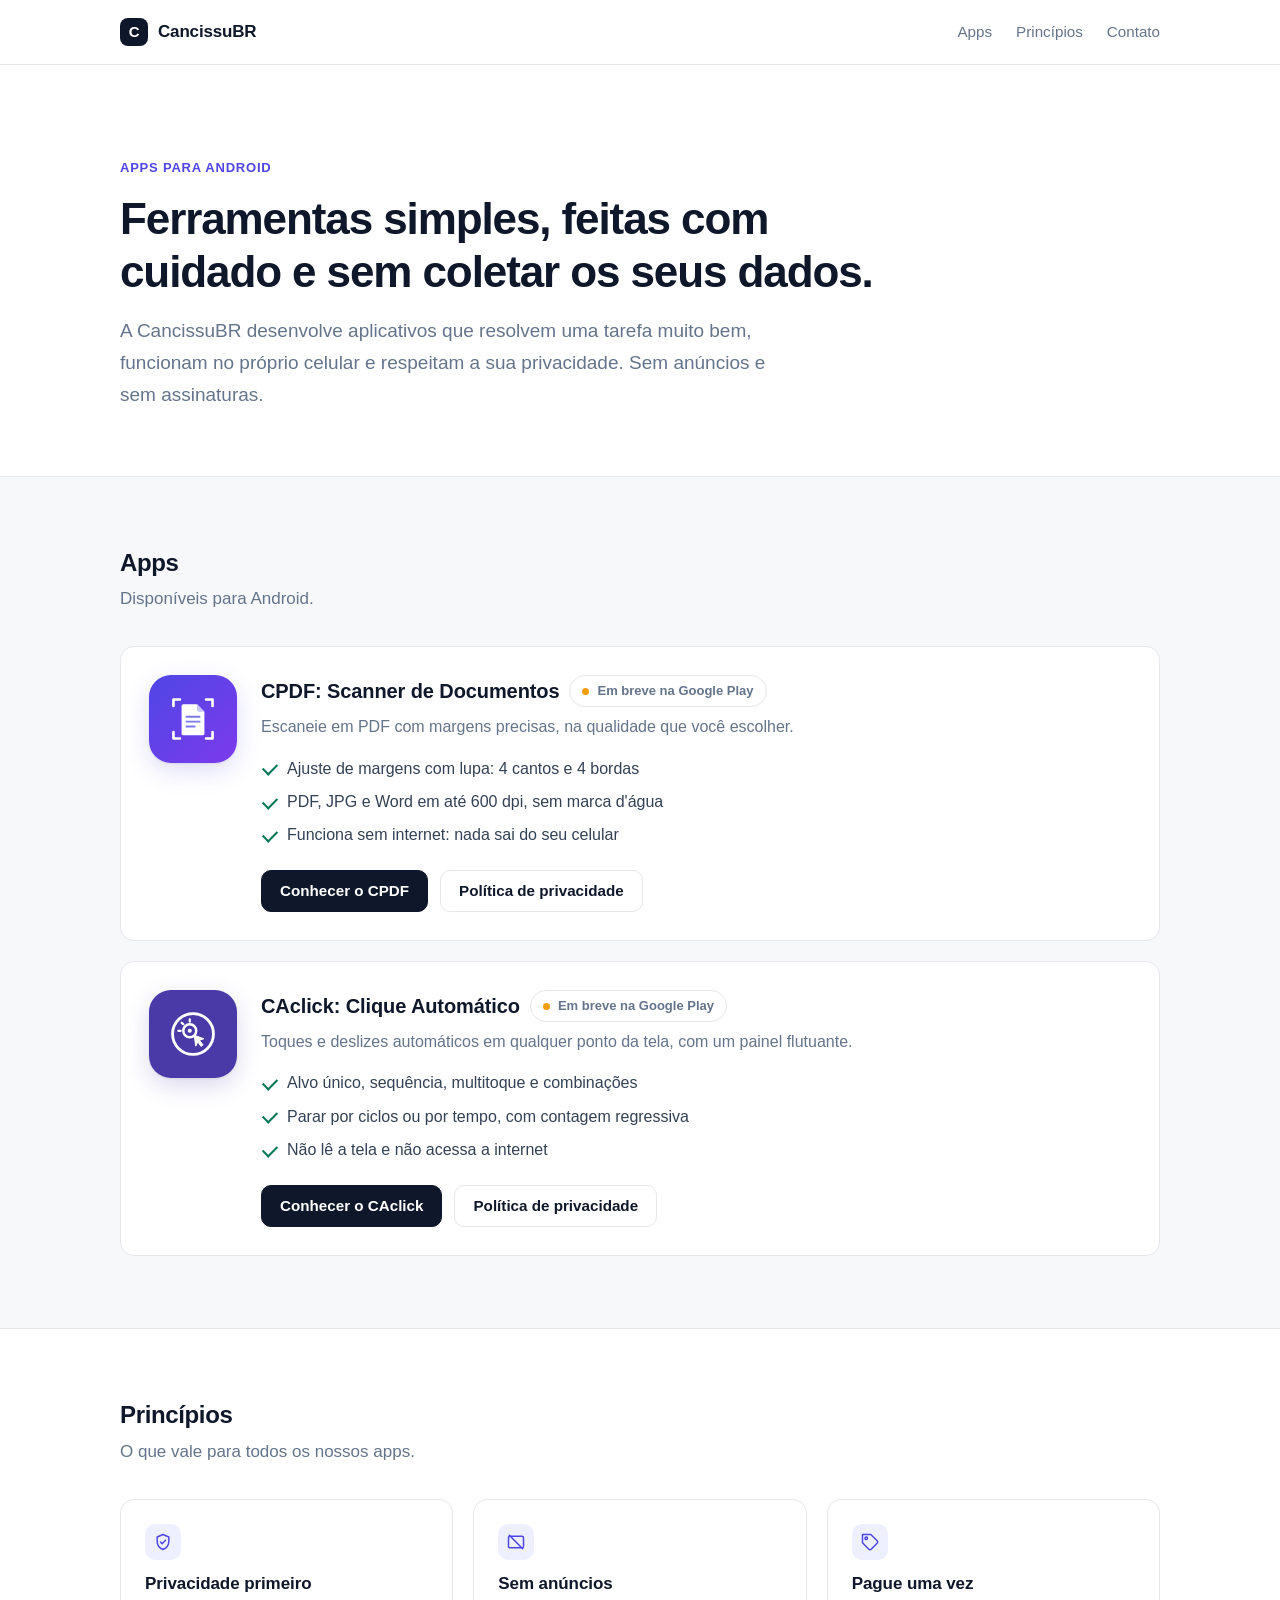
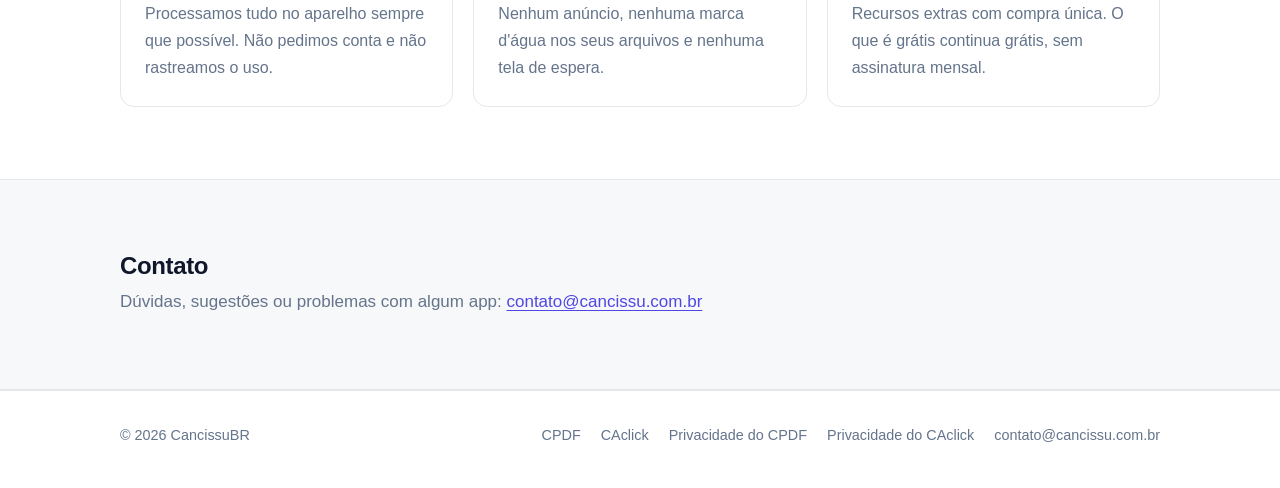
<file: index.html>
<!doctype html>
<html lang="pt-BR">
<head>
<meta charset="utf-8">
<meta name="viewport" content="width=device-width, initial-scale=1, viewport-fit=cover">
<title>CancissuBR · Apps para Android</title>
<meta name="description" content="Apps para Android feitos pela CancissuBR: sem anúncios, sem coleta de dados e com pagamento único.">
<link rel="canonical" href="https://apps.cancissu.com.br/">
<link rel="icon" href="/assets/favicon.svg" type="image/svg+xml">
<link rel="stylesheet" href="/assets/site.css">
</head>
<body>
<header class="site-header">
  <div class="wrap">
    <a class="brand" href="/"><span class="brand-mark">C</span>CancissuBR</a>
    <nav class="nav" aria-label="Principal">
      <a href="/#apps">Apps</a>
      <a href="/#principios">Princípios</a>
      <a href="/#contato">Contato</a>
    </nav>
  </div>
</header>

<main>
  <section class="hero">
    <div class="wrap">
      <span class="eyebrow">Apps para Android</span>
      <h1>Ferramentas simples, feitas com cuidado e sem coletar os seus dados.</h1>
      <p class="lead">A CancissuBR desenvolve aplicativos que resolvem uma tarefa muito bem, funcionam no próprio celular e respeitam a sua privacidade. Sem anúncios e sem assinaturas.</p>
    </div>
  </section>

  <section class="section section-soft" id="apps">
    <div class="wrap">
      <div class="section-head">
        <h2>Apps</h2>
        <p>Disponíveis para Android.</p>
      </div>
      <article class="card app-card">
        <img class="app-icon" src="/assets/cpdf-icon.svg" alt="Ícone do CPDF" width="88" height="88">
        <div>
          <div style="display:flex;flex-wrap:wrap;gap:10px;align-items:center">
            <h3 style="font-size:1.25rem">CPDF: Scanner de Documentos</h3>
            <span class="pill"><span class="dot"></span>Em breve na Google Play</span>
          </div>
          <p style="margin-top:6px">Escaneie em PDF com margens precisas, na qualidade que você escolher.</p>
          <ul>
            <li>Ajuste de margens com lupa: 4 cantos e 4 bordas</li>
            <li>PDF, JPG e Word em até 600 dpi, sem marca d'água</li>
            <li>Funciona sem internet: nada sai do seu celular</li>
          </ul>
          <div class="actions">
            <a class="btn btn-primary" href="/cpdf/">Conhecer o CPDF</a>
            <a class="btn" href="/cpdf/privacidade/">Política de privacidade</a>
          </div>
        </div>
      </article>
      <article class="card app-card" style="margin-top:20px">
        <img class="app-icon" src="/assets/caclick-icon.svg" alt="Ícone do CAclick" width="88" height="88" style="box-shadow:0 1px 2px rgba(15,23,42,.08),0 8px 24px rgba(74,58,168,.2)">
        <div>
          <div style="display:flex;flex-wrap:wrap;gap:10px;align-items:center">
            <h3 style="font-size:1.25rem">CAclick: Clique Automático</h3>
            <span class="pill"><span class="dot"></span>Em breve na Google Play</span>
          </div>
          <p style="margin-top:6px">Toques e deslizes automáticos em qualquer ponto da tela, com um painel flutuante.</p>
          <ul>
            <li>Alvo único, sequência, multitoque e combinações</li>
            <li>Parar por ciclos ou por tempo, com contagem regressiva</li>
            <li>Não lê a tela e não acessa a internet</li>
          </ul>
          <div class="actions">
            <a class="btn btn-primary" href="/caclick/">Conhecer o CAclick</a>
            <a class="btn" href="/caclick/privacidade/">Política de privacidade</a>
          </div>
        </div>
      </article>
    </div>
  </section>

  <section class="section" id="principios">
    <div class="wrap">
      <div class="section-head">
        <h2>Princípios</h2>
        <p>O que vale para todos os nossos apps.</p>
      </div>
      <div class="grid grid-3">
        <div class="card">
          <div class="icon-line" aria-hidden="true"><svg viewBox="0 0 24 24" fill="none" stroke="currentColor" stroke-width="1.8" stroke-linecap="round" stroke-linejoin="round"><path d="M12 3l7 3v5c0 4.5-3 8.3-7 10-4-1.7-7-5.5-7-10V6z"/><path d="M9 12l2 2 4-4"/></svg></div>
          <h3>Privacidade primeiro</h3>
          <p>Processamos tudo no aparelho sempre que possível. Não pedimos conta e não rastreamos o uso.</p>
        </div>
        <div class="card">
          <div class="icon-line" aria-hidden="true"><svg viewBox="0 0 24 24" fill="none" stroke="currentColor" stroke-width="1.8" stroke-linecap="round" stroke-linejoin="round"><rect x="3" y="5" width="18" height="14" rx="2"/><path d="M4 4l16 16"/></svg></div>
          <h3>Sem anúncios</h3>
          <p>Nenhum anúncio, nenhuma marca d'água nos seus arquivos e nenhuma tela de espera.</p>
        </div>
        <div class="card">
          <div class="icon-line" aria-hidden="true"><svg viewBox="0 0 24 24" fill="none" stroke="currentColor" stroke-width="1.8" stroke-linecap="round" stroke-linejoin="round"><path d="M20.6 13.4l-7.2 7.2a2 2 0 0 1-2.8 0L3 13V3h10l7.6 7.6a2 2 0 0 1 0 2.8z"/><circle cx="7.5" cy="7.5" r="1.5"/></svg></div>
          <h3>Pague uma vez</h3>
          <p>Recursos extras com compra única. O que é grátis continua grátis, sem assinatura mensal.</p>
        </div>
      </div>
    </div>
  </section>

  <section class="section section-soft" id="contato">
    <div class="wrap">
      <div class="section-head" style="margin-bottom:0">
        <h2>Contato</h2>
        <p>Dúvidas, sugestões ou problemas com algum app: <a href="mailto:contato@cancissu.com.br">contato@cancissu.com.br</a></p>
      </div>
    </div>
  </section>
</main>

<footer class="site-footer">
  <div class="wrap">
    <span>© 2026 CancissuBR</span>
    <nav aria-label="Rodapé">
      <a href="/cpdf/">CPDF</a>
      <a href="/caclick/">CAclick</a>
      <a href="/cpdf/privacidade/">Privacidade do CPDF</a>
      <a href="/caclick/privacidade/">Privacidade do CAclick</a>
      <a href="mailto:contato@cancissu.com.br">contato@cancissu.com.br</a>
    </nav>
  </div>
</footer>
</body>
</html>
</file>
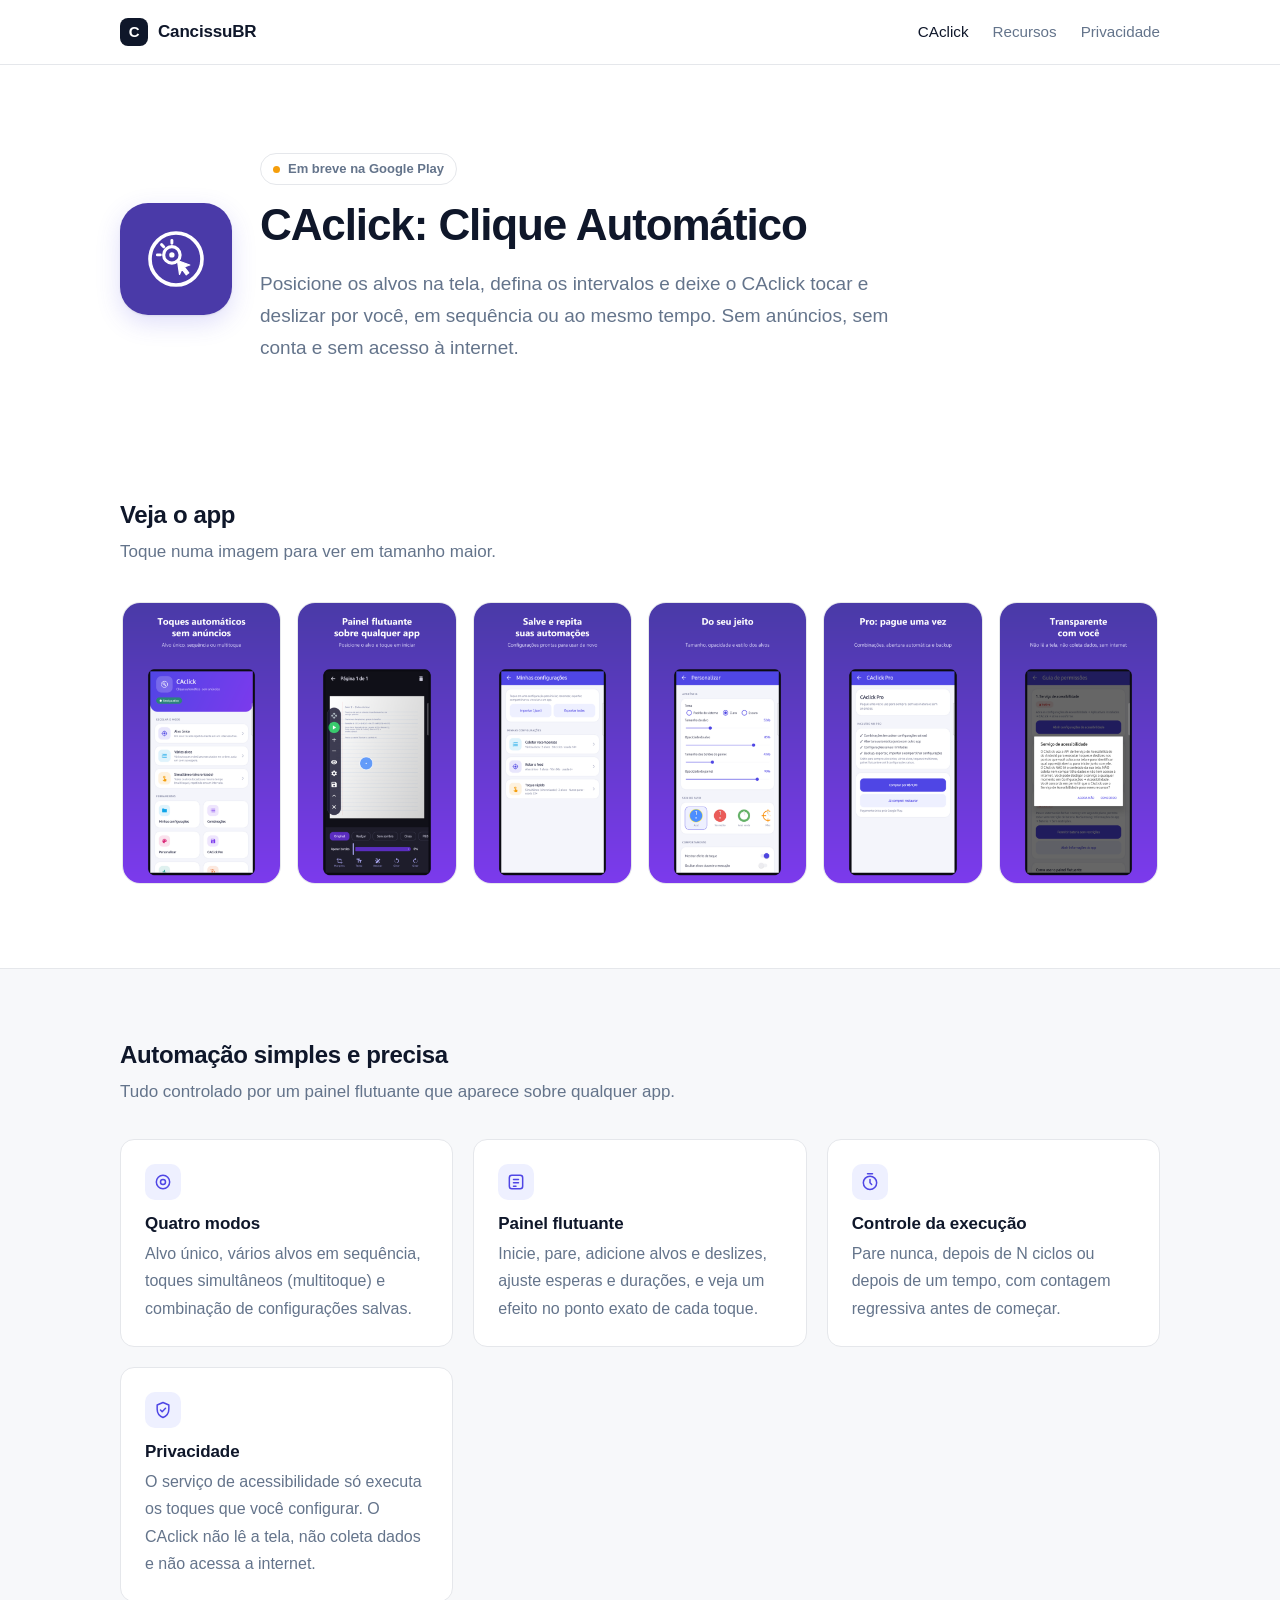
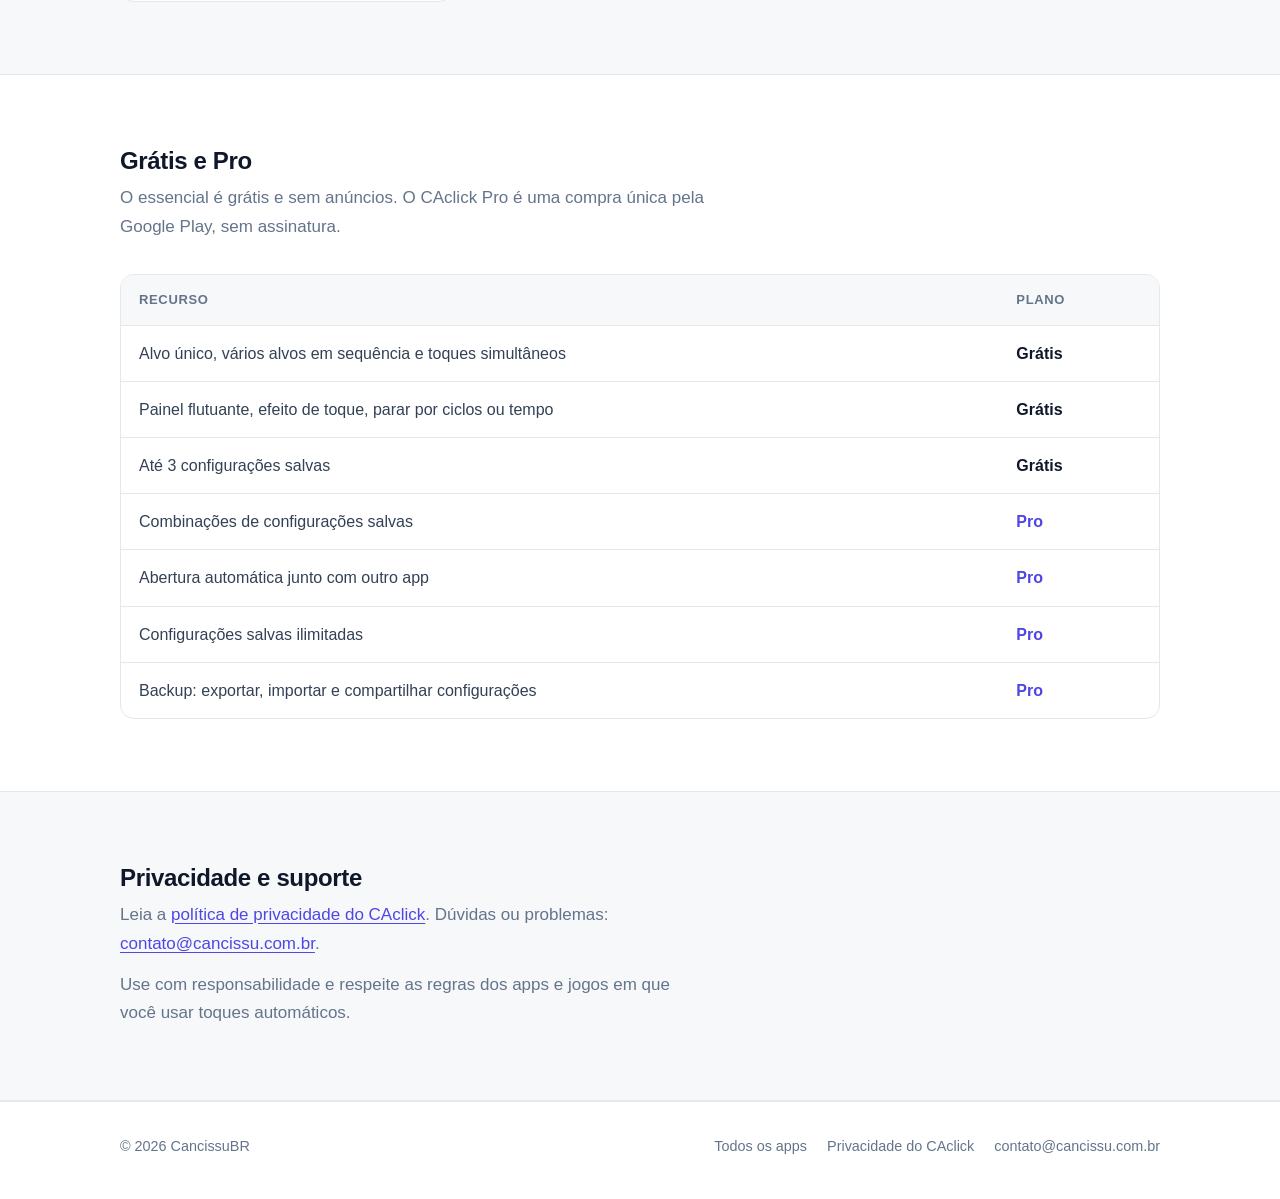
<file: caclick/index.html>
<!doctype html>
<html lang="pt-BR">
<head>
<meta charset="utf-8">
<meta name="viewport" content="width=device-width, initial-scale=1, viewport-fit=cover">
<title>CAclick · Clique Automático</title>
<meta name="description" content="CAclick: toques e deslizes automáticos na tela do Android. Sem anúncios, sem conta e sem internet.">
<link rel="canonical" href="https://apps.cancissu.com.br/caclick/">
<link rel="icon" href="/assets/caclick-icon.svg" type="image/svg+xml">
<link rel="stylesheet" href="/assets/site.css">
</head>
<body>
<header class="site-header">
  <div class="wrap">
    <a class="brand" href="/"><span class="brand-mark">C</span>CancissuBR</a>
    <nav class="nav" aria-label="Principal">
      <a href="/caclick/" aria-current="page">CAclick</a>
      <a href="/caclick/#recursos">Recursos</a>
      <a href="/caclick/privacidade/">Privacidade</a>
    </nav>
  </div>
</header>

<main>
  <section class="hero">
    <div class="wrap hero-app">
      <img class="app-icon" src="/assets/caclick-icon.svg" alt="Ícone do CAclick" width="112" height="112">
      <div>
        <span class="pill"><span class="dot"></span>Em breve na Google Play</span>
        <h1 style="margin-top:14px">CAclick: Clique Automático</h1>
        <p class="lead">Posicione os alvos na tela, defina os intervalos e deixe o CAclick tocar e deslizar por você, em sequência ou ao mesmo tempo. Sem anúncios, sem conta e sem acesso à internet.</p>
      </div>
    </div>
  </section>

  <section class="section" id="veja">
    <div class="wrap">
      <div class="section-head">
        <h2>Veja o app</h2>
        <p>Toque numa imagem para ver em tamanho maior.</p>
      </div>
      <div class="gallery">
        <a href="/assets/caclick/claro/tela_01.png" data-dark="/assets/caclick/tela_01.png"><picture><source media="(prefers-color-scheme: dark)" srcset="/assets/caclick/tela_01_540.png"><img src="/assets/caclick/claro/tela_01_540.png" alt="Tela inicial com o serviço ativo" width="540" height="960" loading="lazy"></picture></a>
        <a href="/assets/caclick/claro/tela_02.png" data-dark="/assets/caclick/tela_02.png"><picture><source media="(prefers-color-scheme: dark)" srcset="/assets/caclick/tela_02_540.png"><img src="/assets/caclick/claro/tela_02_540.png" alt="Painel flutuante com alvo" width="540" height="960" loading="lazy"></picture></a>
        <a href="/assets/caclick/claro/tela_03.png" data-dark="/assets/caclick/tela_03.png"><picture><source media="(prefers-color-scheme: dark)" srcset="/assets/caclick/tela_03_540.png"><img src="/assets/caclick/claro/tela_03_540.png" alt="Configurações salvas" width="540" height="960" loading="lazy"></picture></a>
        <a href="/assets/caclick/claro/tela_04.png" data-dark="/assets/caclick/tela_04.png"><picture><source media="(prefers-color-scheme: dark)" srcset="/assets/caclick/tela_04_540.png"><img src="/assets/caclick/claro/tela_04_540.png" alt="Personalizar tema e alvos" width="540" height="960" loading="lazy"></picture></a>
        <a href="/assets/caclick/claro/tela_05.png" data-dark="/assets/caclick/tela_05.png"><picture><source media="(prefers-color-scheme: dark)" srcset="/assets/caclick/tela_05_540.png"><img src="/assets/caclick/claro/tela_05_540.png" alt="Tela inicial no modo escuro" width="540" height="960" loading="lazy"></picture></a>
        <a href="/assets/caclick/claro/tela_06.png" data-dark="/assets/caclick/tela_06.png"><picture><source media="(prefers-color-scheme: dark)" srcset="/assets/caclick/tela_06_540.png"><img src="/assets/caclick/claro/tela_06_540.png" alt="CAclick Pro" width="540" height="960" loading="lazy"></picture></a>
      </div>
    </div>
  </section>

  <section class="section section-soft" id="recursos">
    <div class="wrap">
      <div class="section-head">
        <h2>Automação simples e precisa</h2>
        <p>Tudo controlado por um painel flutuante que aparece sobre qualquer app.</p>
      </div>
      <div class="grid grid-2">
        <div class="card">
          <div class="icon-line" aria-hidden="true"><svg viewBox="0 0 24 24" fill="none" stroke="currentColor" stroke-width="1.8" stroke-linecap="round" stroke-linejoin="round"><circle cx="12" cy="12" r="8"/><circle cx="12" cy="12" r="3"/></svg></div>
          <h3>Quatro modos</h3>
          <p>Alvo único, vários alvos em sequência, toques simultâneos (multitoque) e combinação de configurações salvas.</p>
        </div>
        <div class="card">
          <div class="icon-line" aria-hidden="true"><svg viewBox="0 0 24 24" fill="none" stroke="currentColor" stroke-width="1.8" stroke-linecap="round" stroke-linejoin="round"><rect x="4" y="4" width="16" height="16" rx="3"/><path d="M9 9h6M9 13h6M9 17h3"/></svg></div>
          <h3>Painel flutuante</h3>
          <p>Inicie, pare, adicione alvos e deslizes, ajuste esperas e durações, e veja um efeito no ponto exato de cada toque.</p>
        </div>
        <div class="card">
          <div class="icon-line" aria-hidden="true"><svg viewBox="0 0 24 24" fill="none" stroke="currentColor" stroke-width="1.8" stroke-linecap="round" stroke-linejoin="round"><circle cx="12" cy="13" r="8"/><path d="M12 9v4l2 2M9 2h6"/></svg></div>
          <h3>Controle da execução</h3>
          <p>Pare nunca, depois de N ciclos ou depois de um tempo, com contagem regressiva antes de começar.</p>
        </div>
        <div class="card">
          <div class="icon-line" aria-hidden="true"><svg viewBox="0 0 24 24" fill="none" stroke="currentColor" stroke-width="1.8" stroke-linecap="round" stroke-linejoin="round"><path d="M12 3l7 3v5c0 4.5-3 8.3-7 10-4-1.7-7-5.5-7-10V6z"/><path d="M9 12l2 2 4-4"/></svg></div>
          <h3>Privacidade</h3>
          <p>O serviço de acessibilidade só executa os toques que você configurar. O CAclick não lê a tela, não coleta dados e não acessa a internet.</p>
        </div>
      </div>
    </div>
  </section>

  <section class="section" id="planos">
    <div class="wrap">
      <div class="section-head">
        <h2>Grátis e Pro</h2>
        <p>O essencial é grátis e sem anúncios. O CAclick Pro é uma compra única pela Google Play, sem assinatura.</p>
      </div>
      <div class="table-wrap">
        <table>
          <thead><tr><th scope="col">Recurso</th><th scope="col">Plano</th></tr></thead>
          <tbody>
            <tr><td>Alvo único, vários alvos em sequência e toques simultâneos</td><td class="plan">Grátis</td></tr>
            <tr><td>Painel flutuante, efeito de toque, parar por ciclos ou tempo</td><td class="plan">Grátis</td></tr>
            <tr><td>Até 3 configurações salvas</td><td class="plan">Grátis</td></tr>
            <tr><td>Combinações de configurações salvas</td><td class="plan pro">Pro</td></tr>
            <tr><td>Abertura automática junto com outro app</td><td class="plan pro">Pro</td></tr>
            <tr><td>Configurações salvas ilimitadas</td><td class="plan pro">Pro</td></tr>
            <tr><td>Backup: exportar, importar e compartilhar configurações</td><td class="plan pro">Pro</td></tr>
          </tbody>
        </table>
      </div>
    </div>
  </section>

  <section class="section section-soft">
    <div class="wrap">
      <div class="section-head" style="margin-bottom:0">
        <h2>Privacidade e suporte</h2>
        <p>Leia a <a href="/caclick/privacidade/">política de privacidade do CAclick</a>. Dúvidas ou problemas: <a href="mailto:contato@cancissu.com.br">contato@cancissu.com.br</a>.</p>
        <p style="margin-top:12px">Use com responsabilidade e respeite as regras dos apps e jogos em que você usar toques automáticos.</p>
      </div>
    </div>
  </section>
</main>

<footer class="site-footer">
  <div class="wrap">
    <span>© 2026 CancissuBR</span>
    <nav aria-label="Rodapé">
      <a href="/">Todos os apps</a>
      <a href="/caclick/privacidade/">Privacidade do CAclick</a>
      <a href="mailto:contato@cancissu.com.br">contato@cancissu.com.br</a>
    </nav>
  </div>
</footer>
<script id="gallery-theme">
/* A imagem grande segue o mesmo tema das miniaturas. */
(function(){var q=matchMedia("(prefers-color-scheme: dark)");function f(){document.querySelectorAll("a[data-dark]").forEach(function(a){if(!a.dataset.light)a.dataset.light=a.getAttribute("href");a.href=q.matches?a.dataset.dark:a.dataset.light;});}f();q.addEventListener("change",f);})();
</script>
</body>
</html>
</file>
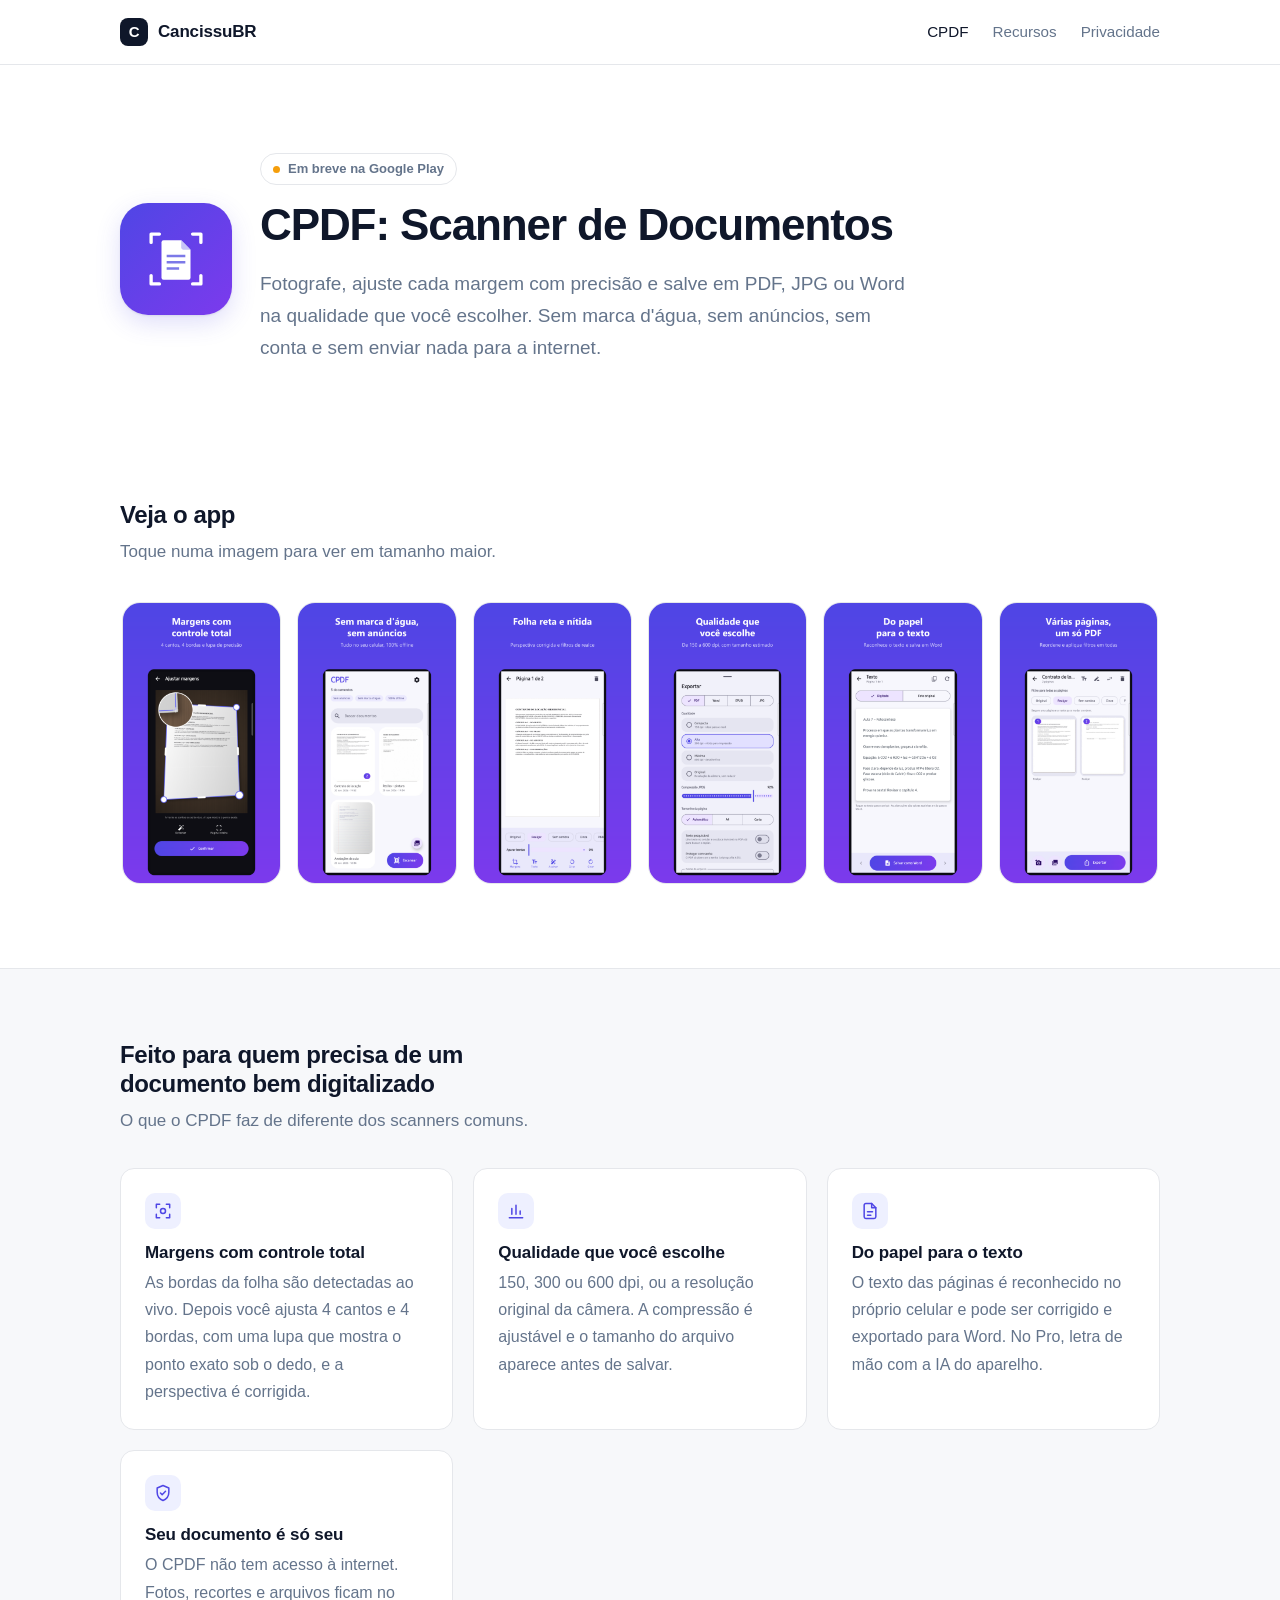
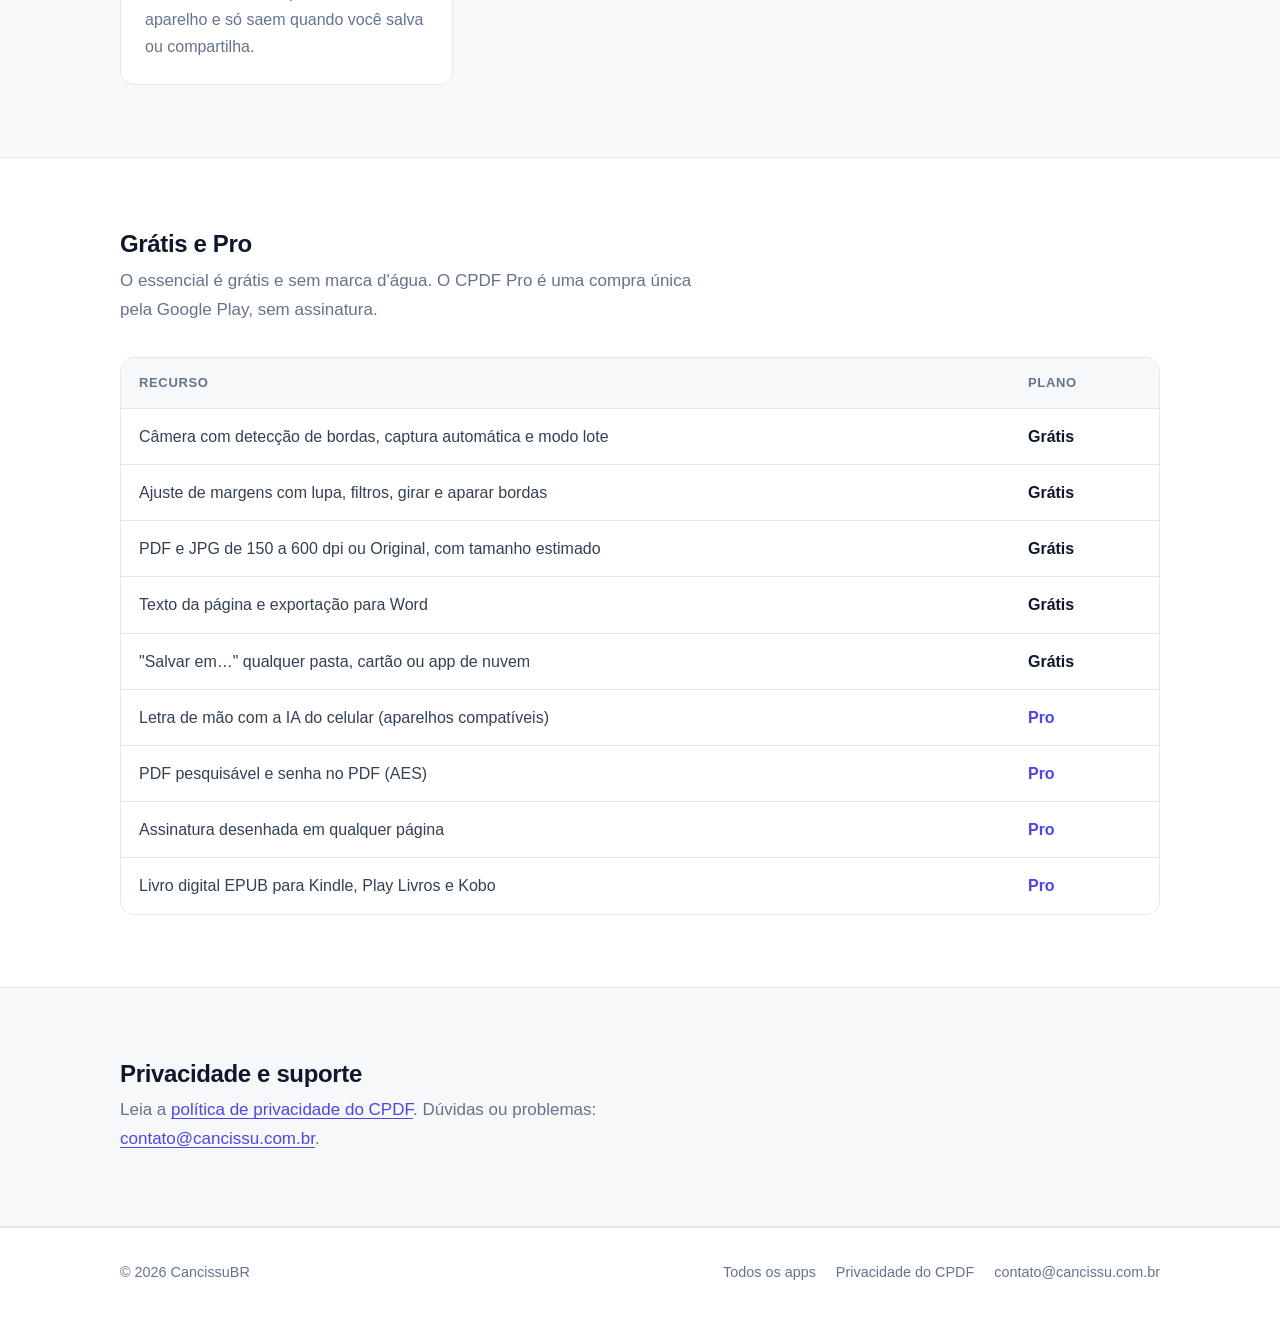
<file: cpdf/index.html>
<!doctype html>
<html lang="pt-BR">
<head>
<meta charset="utf-8">
<meta name="viewport" content="width=device-width, initial-scale=1, viewport-fit=cover">
<title>CPDF · Scanner de Documentos</title>
<meta name="description" content="CPDF: escaneie em PDF com margens precisas. Sem marca d'água, sem anúncios e 100% offline. Pro em compra única.">
<link rel="canonical" href="https://apps.cancissu.com.br/cpdf/">
<link rel="icon" href="/assets/cpdf-icon.svg" type="image/svg+xml">
<link rel="stylesheet" href="/assets/site.css">
</head>
<body>
<header class="site-header">
  <div class="wrap">
    <a class="brand" href="/"><span class="brand-mark">C</span>CancissuBR</a>
    <nav class="nav" aria-label="Principal">
      <a href="/cpdf/" aria-current="page">CPDF</a>
      <a href="/cpdf/#recursos">Recursos</a>
      <a href="/cpdf/privacidade/">Privacidade</a>
    </nav>
  </div>
</header>

<main>
  <section class="hero">
    <div class="wrap hero-app">
      <img class="app-icon" src="/assets/cpdf-icon.svg" alt="Ícone do CPDF" width="112" height="112">
      <div>
        <span class="pill"><span class="dot"></span>Em breve na Google Play</span>
        <h1 style="margin-top:14px">CPDF: Scanner de Documentos</h1>
        <p class="lead">Fotografe, ajuste cada margem com precisão e salve em PDF, JPG ou Word na qualidade que você escolher. Sem marca d'água, sem anúncios, sem conta e sem enviar nada para a internet.</p>
      </div>
    </div>
  </section>

  <section class="section" id="veja">
    <div class="wrap">
      <div class="section-head">
        <h2>Veja o app</h2>
        <p>Toque numa imagem para ver em tamanho maior.</p>
      </div>
      <div class="gallery">
        <a href="/assets/cpdf/claro/tela_01.png" data-dark="/assets/cpdf/tela_01.png"><picture><source media="(prefers-color-scheme: dark)" srcset="/assets/cpdf/tela_01_540.png"><img src="/assets/cpdf/claro/tela_01_540.png" alt="Ajustar margens com lupa" width="540" height="960" loading="lazy"></picture></a>
        <a href="/assets/cpdf/claro/tela_02.png" data-dark="/assets/cpdf/tela_02.png"><picture><source media="(prefers-color-scheme: dark)" srcset="/assets/cpdf/tela_02_540.png"><img src="/assets/cpdf/claro/tela_02_540.png" alt="Tela inicial com documentos" width="540" height="960" loading="lazy"></picture></a>
        <a href="/assets/cpdf/claro/tela_03.png" data-dark="/assets/cpdf/tela_03.png"><picture><source media="(prefers-color-scheme: dark)" srcset="/assets/cpdf/tela_03_540.png"><img src="/assets/cpdf/claro/tela_03_540.png" alt="Página com filtros" width="540" height="960" loading="lazy"></picture></a>
        <a href="/assets/cpdf/claro/tela_04.png" data-dark="/assets/cpdf/tela_04.png"><picture><source media="(prefers-color-scheme: dark)" srcset="/assets/cpdf/tela_04_540.png"><img src="/assets/cpdf/claro/tela_04_540.png" alt="Opções de exportação" width="540" height="960" loading="lazy"></picture></a>
        <a href="/assets/cpdf/claro/tela_05.png" data-dark="/assets/cpdf/tela_05.png"><picture><source media="(prefers-color-scheme: dark)" srcset="/assets/cpdf/tela_05_540.png"><img src="/assets/cpdf/claro/tela_05_540.png" alt="Texto reconhecido da página" width="540" height="960" loading="lazy"></picture></a>
        <a href="/assets/cpdf/claro/tela_06.png" data-dark="/assets/cpdf/tela_06.png"><picture><source media="(prefers-color-scheme: dark)" srcset="/assets/cpdf/tela_06_540.png"><img src="/assets/cpdf/claro/tela_06_540.png" alt="Documento com várias páginas" width="540" height="960" loading="lazy"></picture></a>
      </div>
    </div>
  </section>

  <section class="section section-soft" id="recursos">
    <div class="wrap">
      <div class="section-head">
        <h2>Feito para quem precisa de um documento bem digitalizado</h2>
        <p>O que o CPDF faz de diferente dos scanners comuns.</p>
      </div>
      <div class="grid grid-2">
        <div class="card">
          <div class="icon-line" aria-hidden="true"><svg viewBox="0 0 24 24" fill="none" stroke="currentColor" stroke-width="1.8" stroke-linecap="round" stroke-linejoin="round"><path d="M4 8V4h4M16 4h4v4M20 16v4h-4M8 20H4v-4"/><circle cx="12" cy="12" r="3"/></svg></div>
          <h3>Margens com controle total</h3>
          <p>As bordas da folha são detectadas ao vivo. Depois você ajusta 4 cantos e 4 bordas, com uma lupa que mostra o ponto exato sob o dedo, e a perspectiva é corrigida.</p>
        </div>
        <div class="card">
          <div class="icon-line" aria-hidden="true"><svg viewBox="0 0 24 24" fill="none" stroke="currentColor" stroke-width="1.8" stroke-linecap="round" stroke-linejoin="round"><path d="M4 20h16M7 16V9M12 16V5M17 16v-4"/></svg></div>
          <h3>Qualidade que você escolhe</h3>
          <p>150, 300 ou 600 dpi, ou a resolução original da câmera. A compressão é ajustável e o tamanho do arquivo aparece antes de salvar.</p>
        </div>
        <div class="card">
          <div class="icon-line" aria-hidden="true"><svg viewBox="0 0 24 24" fill="none" stroke="currentColor" stroke-width="1.8" stroke-linecap="round" stroke-linejoin="round"><path d="M14 3H7a2 2 0 0 0-2 2v14a2 2 0 0 0 2 2h10a2 2 0 0 0 2-2V8z"/><path d="M14 3v5h5M9 13h6M9 17h4"/></svg></div>
          <h3>Do papel para o texto</h3>
          <p>O texto das páginas é reconhecido no próprio celular e pode ser corrigido e exportado para Word. No Pro, letra de mão com a IA do aparelho.</p>
        </div>
        <div class="card">
          <div class="icon-line" aria-hidden="true"><svg viewBox="0 0 24 24" fill="none" stroke="currentColor" stroke-width="1.8" stroke-linecap="round" stroke-linejoin="round"><path d="M12 3l7 3v5c0 4.5-3 8.3-7 10-4-1.7-7-5.5-7-10V6z"/><path d="M9 12l2 2 4-4"/></svg></div>
          <h3>Seu documento é só seu</h3>
          <p>O CPDF não tem acesso à internet. Fotos, recortes e arquivos ficam no aparelho e só saem quando você salva ou compartilha.</p>
        </div>
      </div>
    </div>
  </section>

  <section class="section" id="planos">
    <div class="wrap">
      <div class="section-head">
        <h2>Grátis e Pro</h2>
        <p>O essencial é grátis e sem marca d'água. O CPDF Pro é uma compra única pela Google Play, sem assinatura.</p>
      </div>
      <div class="table-wrap">
        <table>
          <thead><tr><th scope="col">Recurso</th><th scope="col">Plano</th></tr></thead>
          <tbody>
            <tr><td>Câmera com detecção de bordas, captura automática e modo lote</td><td class="plan">Grátis</td></tr>
            <tr><td>Ajuste de margens com lupa, filtros, girar e aparar bordas</td><td class="plan">Grátis</td></tr>
            <tr><td>PDF e JPG de 150 a 600 dpi ou Original, com tamanho estimado</td><td class="plan">Grátis</td></tr>
            <tr><td>Texto da página e exportação para Word</td><td class="plan">Grátis</td></tr>
            <tr><td>"Salvar em…" qualquer pasta, cartão ou app de nuvem</td><td class="plan">Grátis</td></tr>
            <tr><td>Letra de mão com a IA do celular (aparelhos compatíveis)</td><td class="plan pro">Pro</td></tr>
            <tr><td>PDF pesquisável e senha no PDF (AES)</td><td class="plan pro">Pro</td></tr>
            <tr><td>Assinatura desenhada em qualquer página</td><td class="plan pro">Pro</td></tr>
            <tr><td>Livro digital EPUB para Kindle, Play Livros e Kobo</td><td class="plan pro">Pro</td></tr>
          </tbody>
        </table>
      </div>
    </div>
  </section>

  <section class="section section-soft">
    <div class="wrap">
      <div class="section-head" style="margin-bottom:0">
        <h2>Privacidade e suporte</h2>
        <p>Leia a <a href="/cpdf/privacidade/">política de privacidade do CPDF</a>. Dúvidas ou problemas: <a href="mailto:contato@cancissu.com.br">contato@cancissu.com.br</a>.</p>
      </div>
    </div>
  </section>
</main>

<footer class="site-footer">
  <div class="wrap">
    <span>© 2026 CancissuBR</span>
    <nav aria-label="Rodapé">
      <a href="/">Todos os apps</a>
      <a href="/cpdf/privacidade/">Privacidade do CPDF</a>
      <a href="mailto:contato@cancissu.com.br">contato@cancissu.com.br</a>
    </nav>
  </div>
</footer>
<script id="gallery-theme">
/* A imagem grande segue o mesmo tema das miniaturas. */
(function(){var q=matchMedia("(prefers-color-scheme: dark)");function f(){document.querySelectorAll("a[data-dark]").forEach(function(a){if(!a.dataset.light)a.dataset.light=a.getAttribute("href");a.href=q.matches?a.dataset.dark:a.dataset.light;});}f();q.addEventListener("change",f);})();
</script>
</body>
</html>
</file>
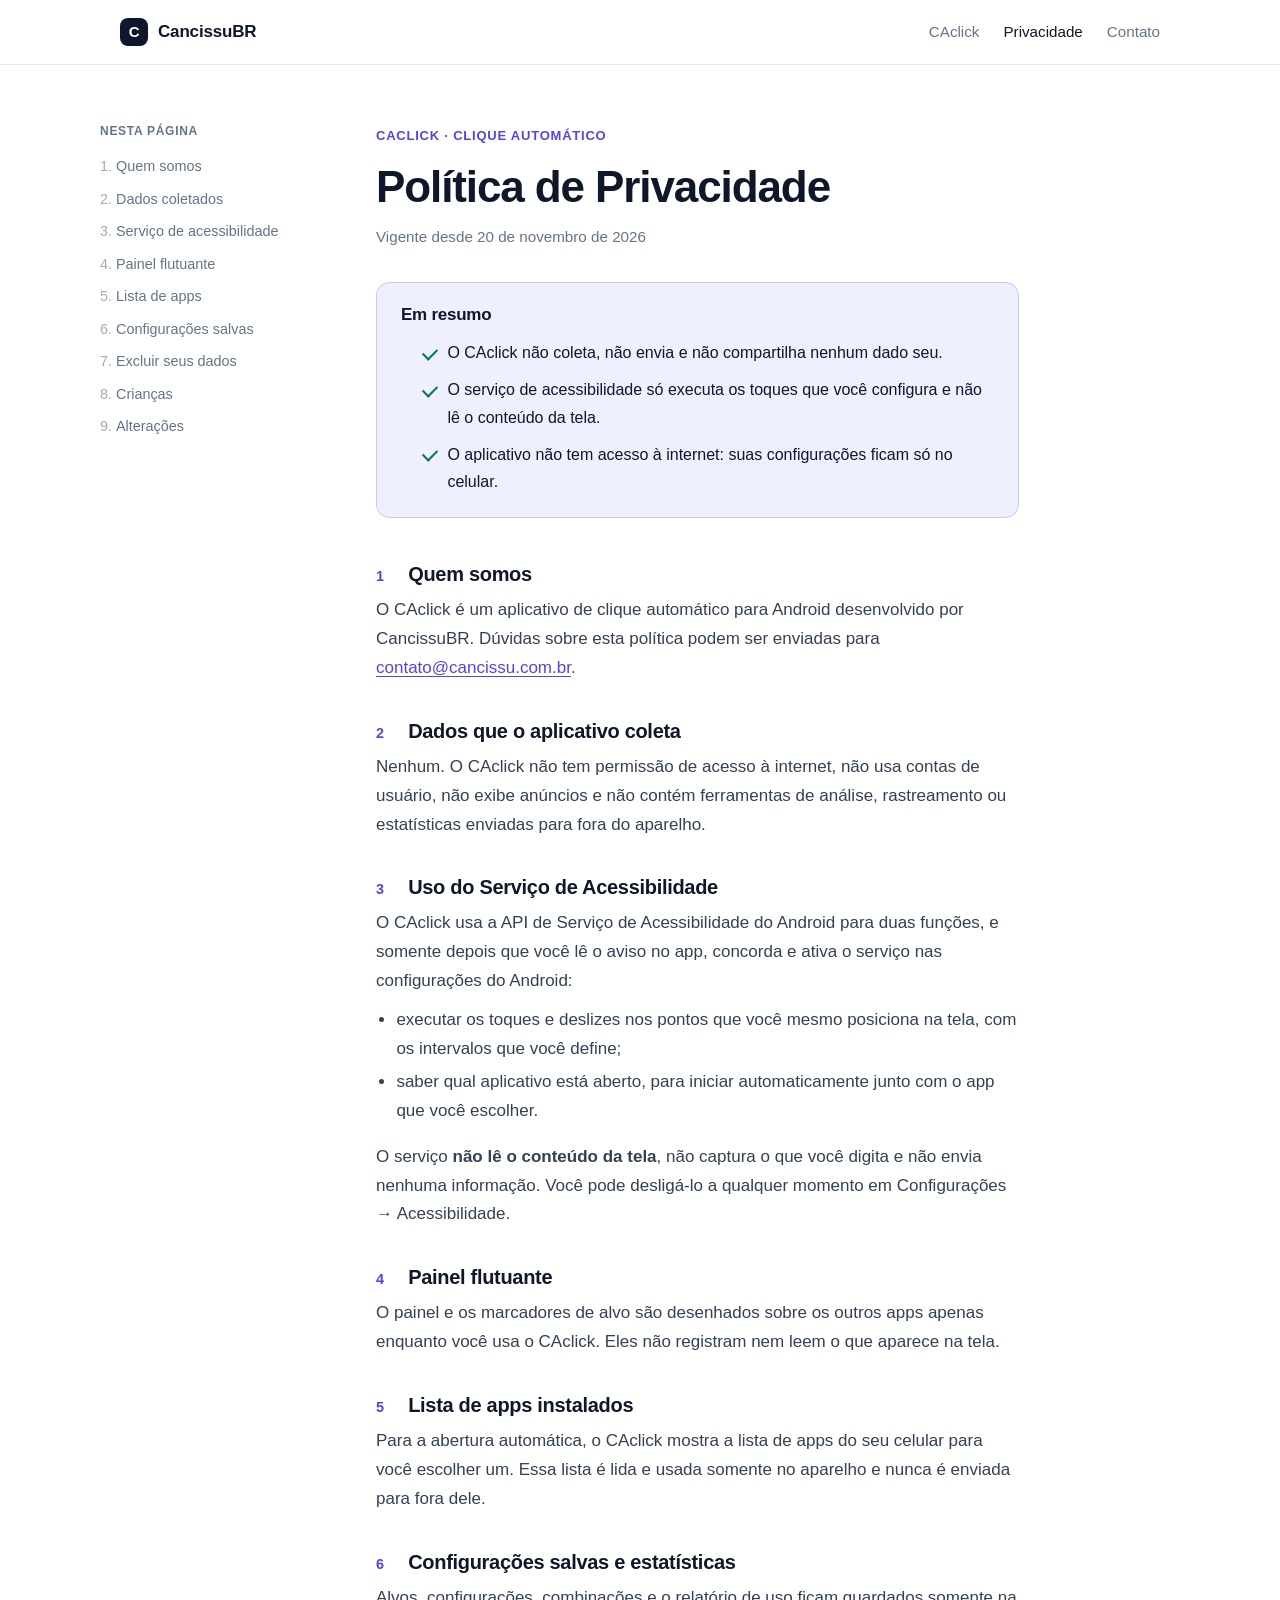
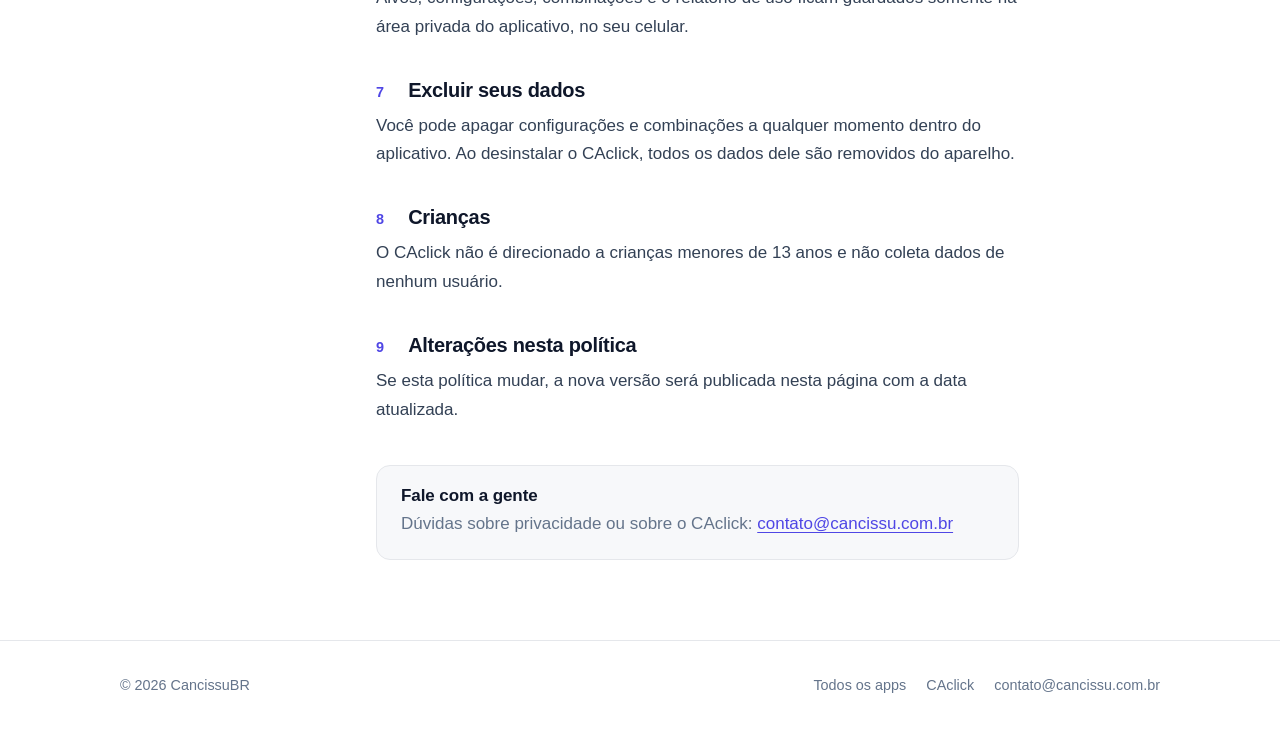
<file: caclick/privacidade/index.html>
<!doctype html>
<html lang="pt-BR">
<head>
<meta charset="utf-8">
<meta name="viewport" content="width=device-width, initial-scale=1, viewport-fit=cover">
<title>Política de Privacidade · CAclick</title>
<meta name="description" content="Política de privacidade do CAclick: o app não coleta, não envia e não compartilha dados, e não lê o conteúdo da tela.">
<link rel="canonical" href="https://apps.cancissu.com.br/caclick/privacidade/">
<link rel="icon" href="/assets/caclick-icon.svg" type="image/svg+xml">
<link rel="stylesheet" href="/assets/site.css">
</head>
<body>
<header class="site-header">
  <div class="wrap">
    <a class="brand" href="/"><span class="brand-mark">C</span>CancissuBR</a>
    <nav class="nav" aria-label="Principal">
      <a href="/caclick/">CAclick</a>
      <a href="/caclick/privacidade/" aria-current="page">Privacidade</a>
      <a href="mailto:contato@cancissu.com.br">Contato</a>
    </nav>
  </div>
</header>

<main class="wrap doc">
  <aside class="toc" aria-label="Nesta página">
    <p>Nesta página</p>
    <ol>
      <li><a href="#quem-somos">Quem somos</a></li>
      <li><a href="#dados">Dados coletados</a></li>
      <li><a href="#acessibilidade">Serviço de acessibilidade</a></li>
      <li><a href="#painel">Painel flutuante</a></li>
      <li><a href="#apps">Lista de apps</a></li>
      <li><a href="#configuracoes">Configurações salvas</a></li>
      <li><a href="#exclusao">Excluir seus dados</a></li>
      <li><a href="#criancas">Crianças</a></li>
      <li><a href="#alteracoes">Alterações</a></li>
    </ol>
  </aside>

  <article class="prose">
    <span class="eyebrow">CAclick · Clique Automático</span>
    <h1>Política de Privacidade</h1>
    <p class="meta">Vigente desde 20 de novembro de 2026</p>

    <div class="summary">
      <h2>Em resumo</h2>
      <ul class="checks">
        <li>O CAclick não coleta, não envia e não compartilha nenhum dado seu.</li>
        <li>O serviço de acessibilidade só executa os toques que você configura e não lê o conteúdo da tela.</li>
        <li>O aplicativo não tem acesso à internet: suas configurações ficam só no celular.</li>
      </ul>
    </div>

    <section id="quem-somos">
      <h2>Quem somos</h2>
      <p>O CAclick é um aplicativo de clique automático para Android desenvolvido por CancissuBR. Dúvidas sobre esta política podem ser enviadas para <a href="mailto:contato@cancissu.com.br">contato@cancissu.com.br</a>.</p>
    </section>

    <section id="dados">
      <h2>Dados que o aplicativo coleta</h2>
      <p>Nenhum. O CAclick não tem permissão de acesso à internet, não usa contas de usuário, não exibe anúncios e não contém ferramentas de análise, rastreamento ou estatísticas enviadas para fora do aparelho.</p>
    </section>

    <section id="acessibilidade">
      <h2>Uso do Serviço de Acessibilidade</h2>
      <p>O CAclick usa a API de Serviço de Acessibilidade do Android para duas funções, e somente depois que você lê o aviso no app, concorda e ativa o serviço nas configurações do Android:</p>
      <ul>
        <li>executar os toques e deslizes nos pontos que você mesmo posiciona na tela, com os intervalos que você define;</li>
        <li>saber qual aplicativo está aberto, para iniciar automaticamente junto com o app que você escolher.</li>
      </ul>
      <p>O serviço <strong>não lê o conteúdo da tela</strong>, não captura o que você digita e não envia nenhuma informação. Você pode desligá-lo a qualquer momento em Configurações → Acessibilidade.</p>
    </section>

    <section id="painel">
      <h2>Painel flutuante</h2>
      <p>O painel e os marcadores de alvo são desenhados sobre os outros apps apenas enquanto você usa o CAclick. Eles não registram nem leem o que aparece na tela.</p>
    </section>

    <section id="apps">
      <h2>Lista de apps instalados</h2>
      <p>Para a abertura automática, o CAclick mostra a lista de apps do seu celular para você escolher um. Essa lista é lida e usada somente no aparelho e nunca é enviada para fora dele.</p>
    </section>

    <section id="configuracoes">
      <h2>Configurações salvas e estatísticas</h2>
      <p>Alvos, configurações, combinações e o relatório de uso ficam guardados somente na área privada do aplicativo, no seu celular.</p>
    </section>

    <section id="exclusao">
      <h2>Excluir seus dados</h2>
      <p>Você pode apagar configurações e combinações a qualquer momento dentro do aplicativo. Ao desinstalar o CAclick, todos os dados dele são removidos do aparelho.</p>
    </section>

    <section id="criancas">
      <h2>Crianças</h2>
      <p>O CAclick não é direcionado a crianças menores de 13 anos e não coleta dados de nenhum usuário.</p>
    </section>

    <section id="alteracoes">
      <h2>Alterações nesta política</h2>
      <p>Se esta política mudar, a nova versão será publicada nesta página com a data atualizada.</p>
    </section>

    <div class="contact-box">
      <h3>Fale com a gente</h3>
      <p style="margin-top:4px;color:var(--muted)">Dúvidas sobre privacidade ou sobre o CAclick: <a href="mailto:contato@cancissu.com.br">contato@cancissu.com.br</a></p>
    </div>
  </article>
</main>

<footer class="site-footer">
  <div class="wrap">
    <span>© 2026 CancissuBR</span>
    <nav aria-label="Rodapé">
      <a href="/">Todos os apps</a>
      <a href="/caclick/">CAclick</a>
      <a href="mailto:contato@cancissu.com.br">contato@cancissu.com.br</a>
    </nav>
  </div>
</footer>
</body>
</html>
</file>
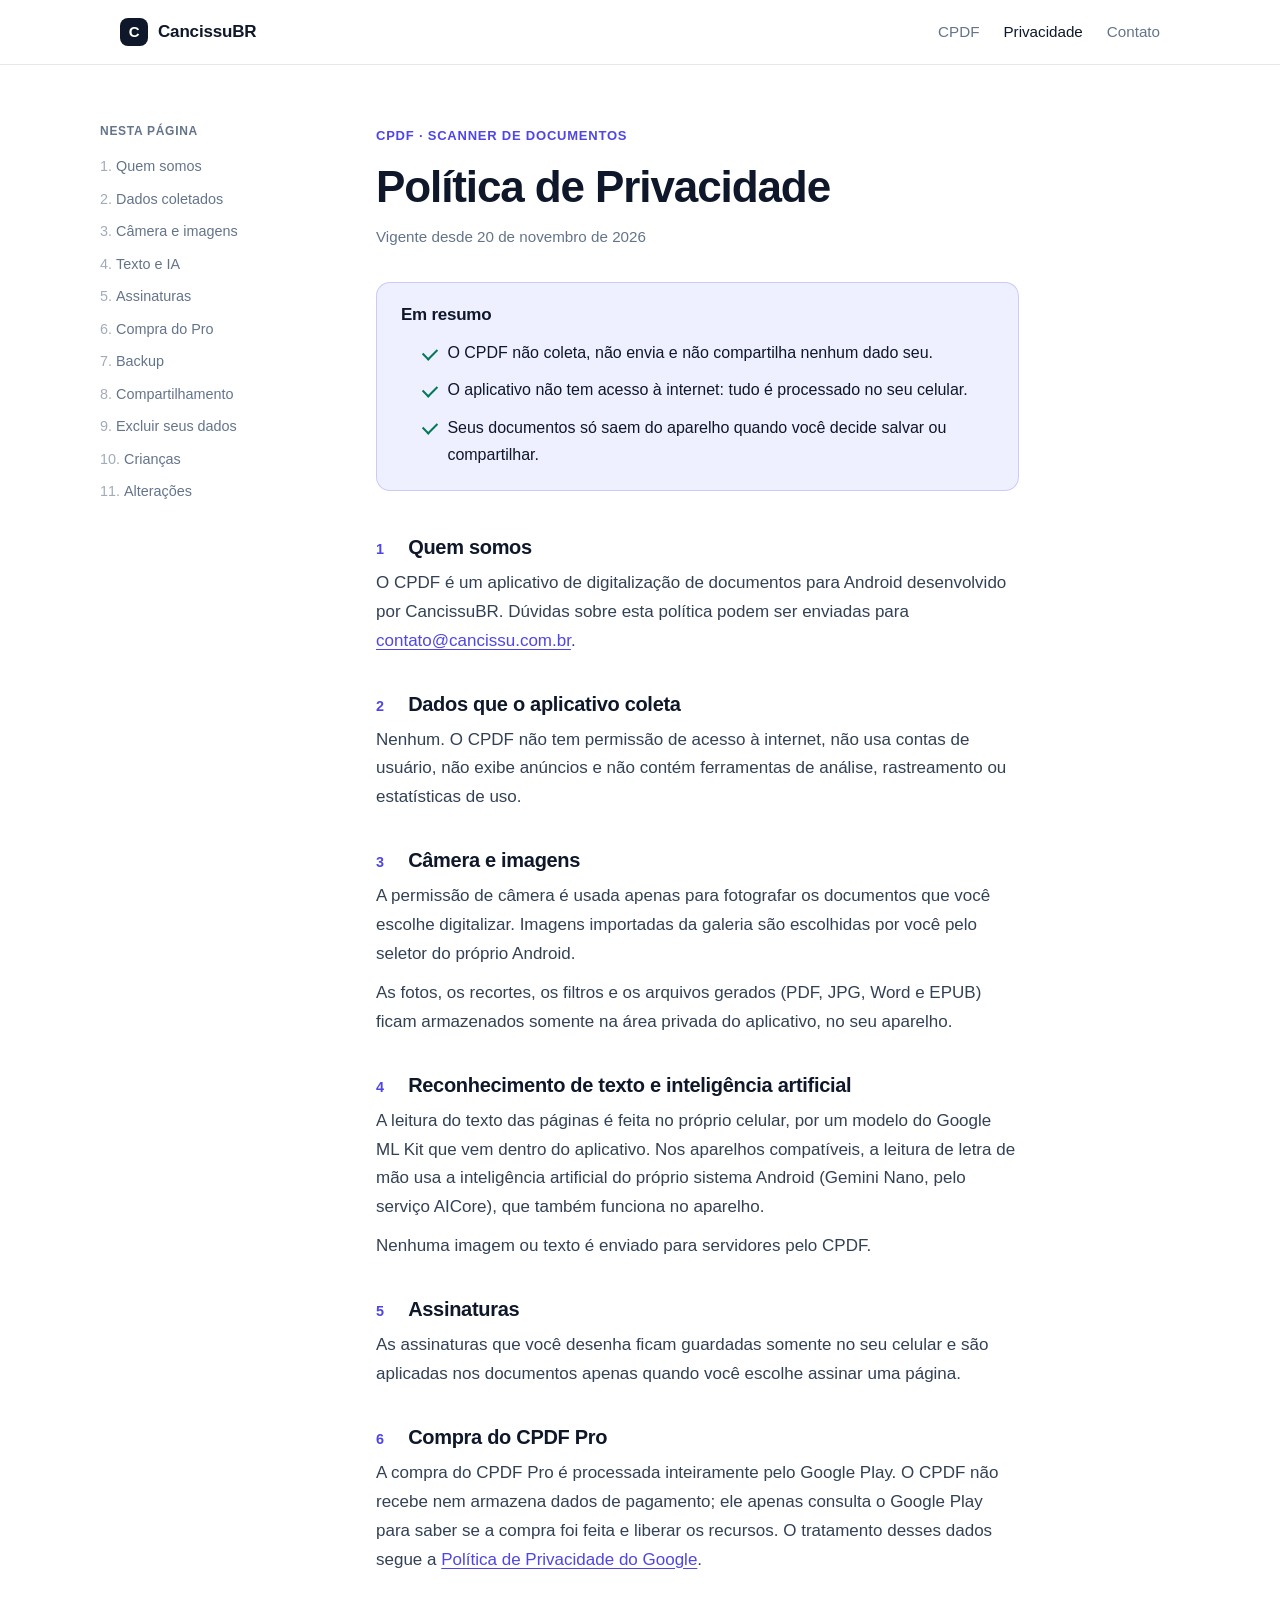
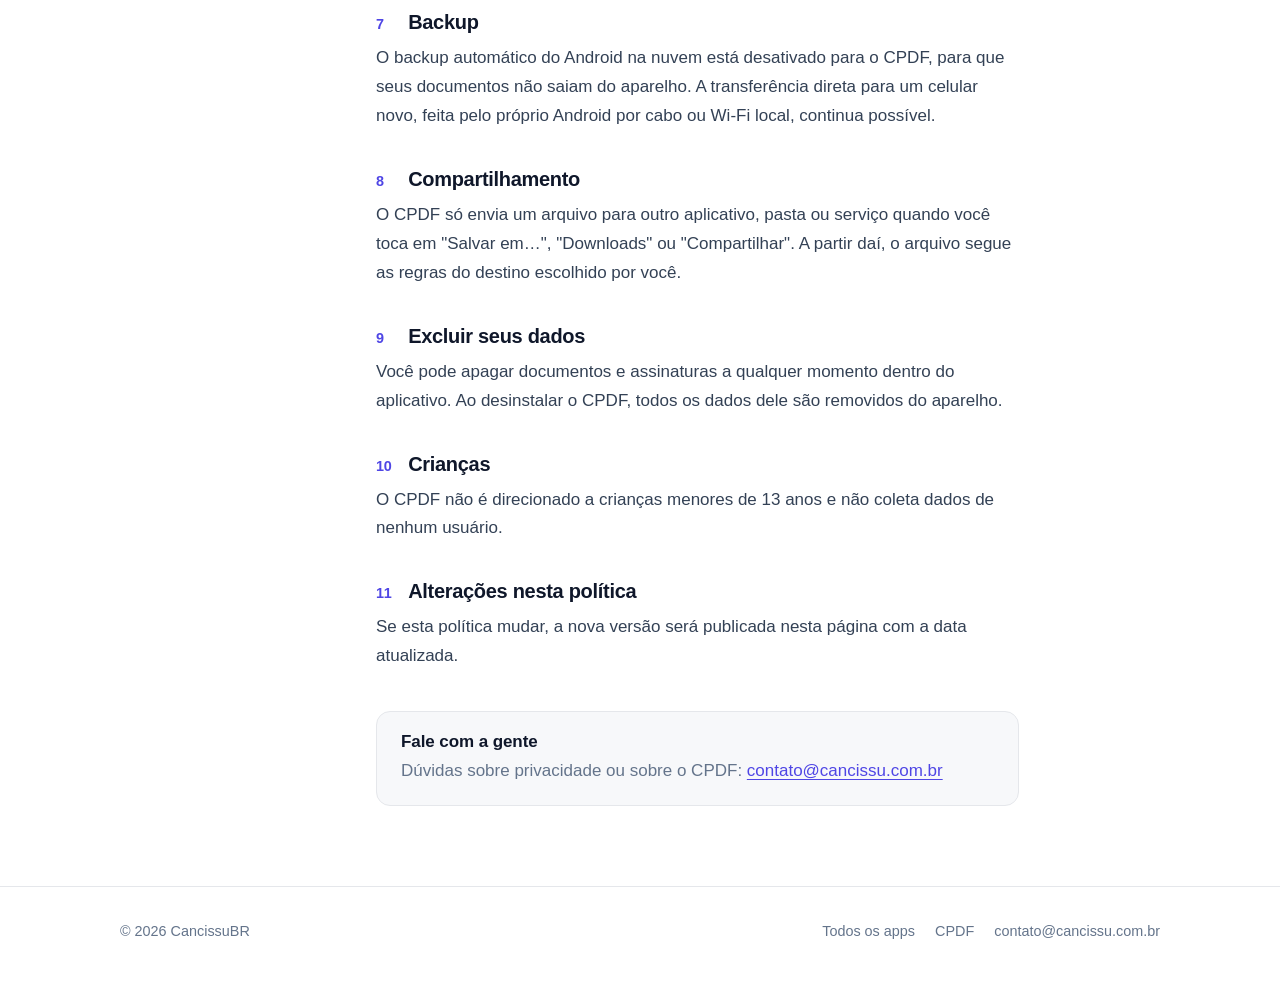
<file: cpdf/privacidade/index.html>
<!doctype html>
<html lang="pt-BR">
<head>
<meta charset="utf-8">
<meta name="viewport" content="width=device-width, initial-scale=1, viewport-fit=cover">
<title>Política de Privacidade · CPDF</title>
<meta name="description" content="Política de privacidade do CPDF: o app não coleta, não envia e não compartilha dados. Tudo é processado no celular.">
<link rel="canonical" href="https://apps.cancissu.com.br/cpdf/privacidade/">
<link rel="icon" href="/assets/cpdf-icon.svg" type="image/svg+xml">
<link rel="stylesheet" href="/assets/site.css">
</head>
<body>
<header class="site-header">
  <div class="wrap">
    <a class="brand" href="/"><span class="brand-mark">C</span>CancissuBR</a>
    <nav class="nav" aria-label="Principal">
      <a href="/cpdf/">CPDF</a>
      <a href="/cpdf/privacidade/" aria-current="page">Privacidade</a>
      <a href="mailto:contato@cancissu.com.br">Contato</a>
    </nav>
  </div>
</header>

<main class="wrap doc">
  <aside class="toc" aria-label="Nesta página">
    <p>Nesta página</p>
    <ol>
      <li><a href="#quem-somos">Quem somos</a></li>
      <li><a href="#dados">Dados coletados</a></li>
      <li><a href="#camera">Câmera e imagens</a></li>
      <li><a href="#texto">Texto e IA</a></li>
      <li><a href="#assinaturas">Assinaturas</a></li>
      <li><a href="#pro">Compra do Pro</a></li>
      <li><a href="#backup">Backup</a></li>
      <li><a href="#compartilhamento">Compartilhamento</a></li>
      <li><a href="#exclusao">Excluir seus dados</a></li>
      <li><a href="#criancas">Crianças</a></li>
      <li><a href="#alteracoes">Alterações</a></li>
    </ol>
  </aside>

  <article class="prose">
    <span class="eyebrow">CPDF · Scanner de Documentos</span>
    <h1>Política de Privacidade</h1>
    <p class="meta">Vigente desde 20 de novembro de 2026</p>

    <div class="summary">
      <h2>Em resumo</h2>
      <ul class="checks">
        <li>O CPDF não coleta, não envia e não compartilha nenhum dado seu.</li>
        <li>O aplicativo não tem acesso à internet: tudo é processado no seu celular.</li>
        <li>Seus documentos só saem do aparelho quando você decide salvar ou compartilhar.</li>
      </ul>
    </div>

    <section id="quem-somos">
      <h2>Quem somos</h2>
      <p>O CPDF é um aplicativo de digitalização de documentos para Android desenvolvido por CancissuBR. Dúvidas sobre esta política podem ser enviadas para <a href="mailto:contato@cancissu.com.br">contato@cancissu.com.br</a>.</p>
    </section>

    <section id="dados">
      <h2>Dados que o aplicativo coleta</h2>
      <p>Nenhum. O CPDF não tem permissão de acesso à internet, não usa contas de usuário, não exibe anúncios e não contém ferramentas de análise, rastreamento ou estatísticas de uso.</p>
    </section>

    <section id="camera">
      <h2>Câmera e imagens</h2>
      <p>A permissão de câmera é usada apenas para fotografar os documentos que você escolhe digitalizar. Imagens importadas da galeria são escolhidas por você pelo seletor do próprio Android.</p>
      <p>As fotos, os recortes, os filtros e os arquivos gerados (PDF, JPG, Word e EPUB) ficam armazenados somente na área privada do aplicativo, no seu aparelho.</p>
    </section>

    <section id="texto">
      <h2>Reconhecimento de texto e inteligência artificial</h2>
      <p>A leitura do texto das páginas é feita no próprio celular, por um modelo do Google ML Kit que vem dentro do aplicativo. Nos aparelhos compatíveis, a leitura de letra de mão usa a inteligência artificial do próprio sistema Android (Gemini Nano, pelo serviço AICore), que também funciona no aparelho.</p>
      <p>Nenhuma imagem ou texto é enviado para servidores pelo CPDF.</p>
    </section>

    <section id="assinaturas">
      <h2>Assinaturas</h2>
      <p>As assinaturas que você desenha ficam guardadas somente no seu celular e são aplicadas nos documentos apenas quando você escolhe assinar uma página.</p>
    </section>

    <section id="pro">
      <h2>Compra do CPDF Pro</h2>
      <p>A compra do CPDF Pro é processada inteiramente pelo Google Play. O CPDF não recebe nem armazena dados de pagamento; ele apenas consulta o Google Play para saber se a compra foi feita e liberar os recursos. O tratamento desses dados segue a <a href="https://policies.google.com/privacy" rel="noopener">Política de Privacidade do Google</a>.</p>
    </section>

    <section id="backup">
      <h2>Backup</h2>
      <p>O backup automático do Android na nuvem está desativado para o CPDF, para que seus documentos não saiam do aparelho. A transferência direta para um celular novo, feita pelo próprio Android por cabo ou Wi-Fi local, continua possível.</p>
    </section>

    <section id="compartilhamento">
      <h2>Compartilhamento</h2>
      <p>O CPDF só envia um arquivo para outro aplicativo, pasta ou serviço quando você toca em "Salvar em…", "Downloads" ou "Compartilhar". A partir daí, o arquivo segue as regras do destino escolhido por você.</p>
    </section>

    <section id="exclusao">
      <h2>Excluir seus dados</h2>
      <p>Você pode apagar documentos e assinaturas a qualquer momento dentro do aplicativo. Ao desinstalar o CPDF, todos os dados dele são removidos do aparelho.</p>
    </section>

    <section id="criancas">
      <h2>Crianças</h2>
      <p>O CPDF não é direcionado a crianças menores de 13 anos e não coleta dados de nenhum usuário.</p>
    </section>

    <section id="alteracoes">
      <h2>Alterações nesta política</h2>
      <p>Se esta política mudar, a nova versão será publicada nesta página com a data atualizada.</p>
    </section>

    <div class="contact-box">
      <h3>Fale com a gente</h3>
      <p style="margin-top:4px;color:var(--muted)">Dúvidas sobre privacidade ou sobre o CPDF: <a href="mailto:contato@cancissu.com.br">contato@cancissu.com.br</a></p>
    </div>
  </article>
</main>

<footer class="site-footer">
  <div class="wrap">
    <span>© 2026 CancissuBR</span>
    <nav aria-label="Rodapé">
      <a href="/">Todos os apps</a>
      <a href="/cpdf/">CPDF</a>
      <a href="mailto:contato@cancissu.com.br">contato@cancissu.com.br</a>
    </nav>
  </div>
</footer>
</body>
</html>
</file>
<file: assets/site.css>
/* CancissuBR: estilo compartilhado das páginas dos apps.
   Sóbrio: neutros + índigo do CPDF só como destaque. Fontes do sistema (nada carregado de terceiros). */
:root {
  --bg: #ffffff; --soft: #f7f8fa; --card: #ffffff;
  --ink: #0f172a; --text: #334155; --muted: #64748b; --line: #e5e7eb;
  --accent: #4f46e5; --accent-ink: #3730a3; --accent-soft: #eef0ff;
  --good: #047857; --radius: 14px;
  --font: -apple-system, BlinkMacSystemFont, "Segoe UI Variable Text", "Segoe UI", Roboto, "Helvetica Neue", Arial, sans-serif;
  color-scheme: light;
}
@media (prefers-color-scheme: dark) {
  :root {
    --bg: #0b0d12; --soft: #11141b; --card: #141821;
    --ink: #f1f5f9; --text: #cbd5e1; --muted: #94a3b8; --line: #232836;
    --accent: #a5b4fc; --accent-ink: #c7d2fe; --accent-soft: #1b1f33; --good: #6ee7b7;
    color-scheme: dark;
  }
}
* { box-sizing: border-box; }
html { -webkit-text-size-adjust: 100%; scroll-behavior: smooth; }
@media (prefers-reduced-motion: reduce) { html { scroll-behavior: auto; } }
body { margin: 0; background: var(--bg); color: var(--text); font: 400 1.0625rem/1.7 var(--font); }
a { color: var(--accent); text-underline-offset: 3px; }
a:hover { color: var(--accent-ink); }
:focus-visible { outline: 2px solid var(--accent); outline-offset: 3px; border-radius: 6px; }
h1, h2, h3 { color: var(--ink); line-height: 1.2; letter-spacing: -0.015em; text-wrap: balance; margin: 0; }
h1 { font-size: clamp(2rem, 4.5vw, 2.75rem); font-weight: 650; letter-spacing: -0.025em; }
h2 { font-size: 1.5rem; font-weight: 650; }
h3 { font-size: 1.0625rem; font-weight: 600; letter-spacing: -0.005em; }
p { margin: 0; }
.wrap { max-width: 1080px; margin: 0 auto; padding-left: max(20px, env(safe-area-inset-left)); padding-right: max(20px, env(safe-area-inset-right)); }

/* Cabeçalho */
.site-header { border-bottom: 1px solid var(--line); background: color-mix(in srgb, var(--bg) 88%, transparent);
  backdrop-filter: saturate(1.4) blur(10px); position: sticky; top: 0; z-index: 10; }
.site-header .wrap { display: flex; align-items: center; justify-content: space-between; height: 64px; }
.brand { display: inline-flex; align-items: center; gap: 10px; color: var(--ink); text-decoration: none; font-weight: 650; letter-spacing: -0.01em; }
.brand-mark { width: 28px; height: 28px; border-radius: 8px; background: var(--ink); color: var(--bg); display: grid; place-items: center; font-size: 15px; font-weight: 700; }
.nav { display: flex; gap: 24px; font-size: .95rem; }
.nav a { color: var(--muted); text-decoration: none; }
.nav a:hover, .nav a[aria-current="page"] { color: var(--ink); }

/* Blocos */
.eyebrow { display: inline-block; font-size: .8125rem; font-weight: 600; letter-spacing: .06em; text-transform: uppercase; color: var(--accent); margin-bottom: 14px; }
.lead { font-size: 1.1875rem; color: var(--muted); max-width: 62ch; margin-top: 16px; }
.section { padding: 72px 0; }
.section-soft { background: var(--soft); border-top: 1px solid var(--line); border-bottom: 1px solid var(--line); }
.section-head { margin-bottom: 32px; max-width: 62ch; }
.section-head p { color: var(--muted); margin-top: 8px; }
.hero { padding: 88px 0 64px; }
.hero-app { display: grid; grid-template-columns: 112px 1fr; gap: 28px; align-items: center; }
.hero-app .app-icon { width: 112px; height: 112px; border-radius: 28px; }

.grid { display: grid; gap: 20px; }
.grid-3 { grid-template-columns: repeat(auto-fit, minmax(240px, 1fr)); }
.grid-2 { grid-template-columns: repeat(auto-fit, minmax(300px, 1fr)); }
.card { background: var(--card); border: 1px solid var(--line); border-radius: var(--radius); padding: 24px; }
.card p { color: var(--muted); margin-top: 6px; font-size: 1rem; }
.icon-line { width: 36px; height: 36px; border-radius: 10px; background: var(--accent-soft); color: var(--accent); display: grid; place-items: center; margin-bottom: 14px; }
.icon-line svg { width: 20px; height: 20px; }

.app-card { display: grid; grid-template-columns: 88px 1fr; gap: 24px; align-items: start; padding: 28px; }
.app-icon { width: 88px; height: 88px; border-radius: 22px; box-shadow: 0 1px 2px rgba(15,23,42,.08), 0 8px 24px rgba(79,70,229,.18); }
.app-card p { color: var(--muted); }
.app-card ul, .checks { list-style: none; padding: 0; margin: 14px 0 0; display: grid; gap: 6px; }
.app-card li, .checks li { position: relative; padding-left: 26px; color: var(--text); font-size: 1rem; }
.app-card li::before, .checks li::before { content: ""; position: absolute; left: 2px; top: .55em; width: 12px; height: 7px;
  border-left: 2px solid var(--good); border-bottom: 2px solid var(--good); transform: rotate(-45deg); }
.actions { display: flex; flex-wrap: wrap; gap: 12px; margin-top: 22px; }
.btn { display: inline-flex; align-items: center; gap: 8px; height: 42px; padding: 0 18px; border-radius: 10px; font-weight: 600; font-size: .95rem; text-decoration: none; border: 1px solid var(--line); color: var(--ink); background: var(--card); }
.btn:hover { border-color: var(--muted); color: var(--ink); }
.btn-primary { background: var(--ink); color: var(--bg); border-color: var(--ink); }
.btn-primary:hover { color: var(--bg); opacity: .9; }
.pill { display: inline-flex; align-items: center; gap: 8px; font-size: .8125rem; font-weight: 600; color: var(--muted); border: 1px solid var(--line); border-radius: 999px; padding: 4px 12px; background: var(--card); }
.pill .dot { width: 7px; height: 7px; border-radius: 50%; background: #f59e0b; }

/* Tabela */
.table-wrap { overflow-x: auto; border: 1px solid var(--line); border-radius: var(--radius); background: var(--card); }
table { width: 100%; border-collapse: collapse; font-size: 1rem; }
th, td { text-align: left; padding: 14px 18px; border-bottom: 1px solid var(--line); vertical-align: top; }
th { font-size: .8125rem; text-transform: uppercase; letter-spacing: .05em; color: var(--muted); font-weight: 600; background: var(--soft); }
tr:last-child td { border-bottom: 0; }
td.plan { white-space: nowrap; font-weight: 600; color: var(--ink); }
td.plan.pro { color: var(--accent); }

/* Documento (política) */
.doc { display: grid; grid-template-columns: 220px minmax(0, 1fr); gap: 56px; padding: 56px 0 80px; }
.toc { position: sticky; top: 96px; align-self: start; font-size: .9rem; }
.toc p { font-size: .75rem; text-transform: uppercase; letter-spacing: .06em; color: var(--muted); font-weight: 600; margin-bottom: 10px; }
.toc ol { list-style: none; padding: 0; margin: 0; display: grid; gap: 2px; counter-reset: t; }
.toc li { counter-increment: t; }
.toc a { color: var(--muted); text-decoration: none; display: block; padding: 3px 0; }
.toc a::before { content: counter(t) ". "; font-variant-numeric: tabular-nums; opacity: .6; }
.toc a:hover { color: var(--ink); }
.prose { max-width: 68ch; counter-reset: s; }
.prose .meta { color: var(--muted); font-size: .95rem; margin-top: 10px; }
.summary { margin: 32px 0 8px; padding: 22px 24px; border-radius: var(--radius); background: var(--accent-soft); border: 1px solid color-mix(in srgb, var(--accent) 22%, transparent); }
.summary h2 { font-size: 1.0625rem; margin-bottom: 4px; }
.summary .checks li { color: var(--ink); }
.prose section { counter-increment: s; scroll-margin-top: 88px; padding-top: 36px; }
.prose section h2 { font-size: 1.25rem; display: flex; gap: 12px; align-items: baseline; }
.prose section h2::before { content: counter(s); font-size: .9rem; font-weight: 600; color: var(--accent); font-variant-numeric: tabular-nums; min-width: 1.4em; }
.prose section p, .prose section ul { margin-top: 10px; }
.prose ul { padding-left: 1.2em; }
.prose li + li { margin-top: 4px; }
.contact-box { margin-top: 40px; padding: 20px 24px; border: 1px solid var(--line); border-radius: var(--radius); background: var(--soft); }

/* Rodapé */
.site-footer { border-top: 1px solid var(--line); padding: 32px 0 40px; font-size: .9rem; color: var(--muted); }
.site-footer .wrap { display: flex; flex-wrap: wrap; gap: 12px 32px; justify-content: space-between; }
.site-footer nav { display: flex; gap: 20px; flex-wrap: wrap; }
.site-footer a { color: var(--muted); text-decoration: none; }
.site-footer a:hover { color: var(--ink); }

@media (max-width: 760px) {
  .nav { gap: 16px; }
  .hero { padding: 52px 0 36px; }
  .section { padding: 52px 0; }
  .app-card, .hero-app { grid-template-columns: 1fr; }
  .doc { grid-template-columns: 1fr; gap: 0; padding-top: 36px; }
  .toc { position: static; margin-bottom: 8px; padding: 16px 18px; border: 1px solid var(--line); border-radius: var(--radius); }
}
@media print {
  .site-header, .toc, .site-footer nav { display: none; }
  body { font-size: 11pt; } .doc { display: block; padding: 0; } a { color: inherit; }
}

/* Galeria de capturas: desliza para o lado no celular, grade no computador */
.gallery { display: flex; gap: 16px; overflow-x: auto; scroll-snap-type: x mandatory; padding: 4px 2px 12px; -webkit-overflow-scrolling: touch; }
.gallery a { flex: 0 0 auto; scroll-snap-align: start; border-radius: 18px; }
.gallery img { width: 220px; height: auto; display: block; border-radius: 18px; border: 1px solid var(--line); background: var(--soft); }
@media (min-width: 960px) {
  .gallery { display: grid; grid-template-columns: repeat(6, 1fr); overflow: visible; }
  .gallery img { width: 100%; }
}
</file>
